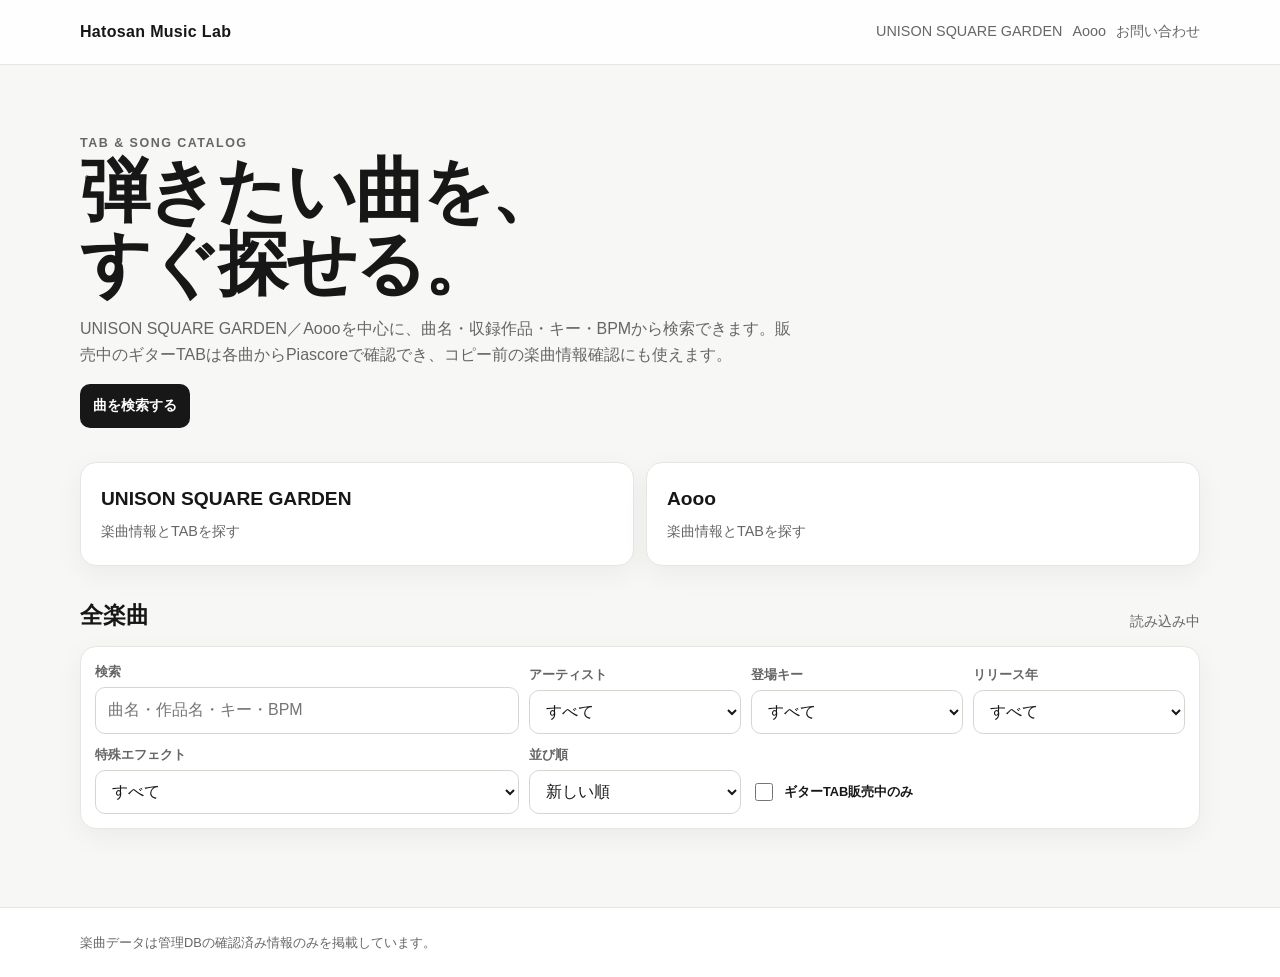
<file: index.html>
<!doctype html>
<html lang="ja">
<head>
  <meta charset="utf-8">
  <meta http-equiv="Content-Security-Policy" content="default-src 'none'; script-src 'self'; style-src 'self'; img-src 'self'; connect-src 'self'; font-src 'self'; object-src 'none'; base-uri 'none'; form-action 'none'; upgrade-insecure-requests">
  <meta name="viewport" content="width=device-width, initial-scale=1">
  <meta name="description" content="UNISON SQUARE GARDEN / Aooo を中心に、曲名・収録作品・キー・BPM・カポ・特殊エフェクトから楽曲を検索。販売中のギターTABや演奏・解説動画にもアクセスできます。">
  <link rel="canonical" href="https://hatosan-lab.github.io/music-tab-portal/">
  <meta property="og:title" content="ギターTAB・BPM・キー検索 | Hatosan Music Lab">
  <meta property="og:description" content="UNISON SQUARE GARDEN / Aooo を中心に、曲名・収録作品・キー・BPM・カポ・特殊エフェクトから楽曲を検索。販売中のギターTABや演奏・解説動画にもアクセスできます。">
  <meta property="og:url" content="https://hatosan-lab.github.io/music-tab-portal/">
  <meta property="og:type" content="website">
  <meta property="og:image" content="https://hatosan-lab.github.io/music-tab-portal/assets/ogp.png">
  <meta property="og:image:type" content="image/png">
  <meta property="og:image:width" content="1200">
  <meta property="og:image:height" content="630">
  <meta property="og:image:alt" content="ギターTAB・BPM・キー検索 — UNISON / Aooo 楽曲ポータル | Hatosan Music Lab">
  <meta name="note:card" content="summary_large_image">
  <meta name="twitter:card" content="summary_large_image">
  <meta name="twitter:title" content="ギターTAB・BPM・キー検索 | Hatosan Music Lab">
  <meta name="twitter:description" content="UNISON SQUARE GARDEN / Aooo を中心に、曲名・収録作品・キー・BPM・カポ・特殊エフェクトから楽曲を検索。販売中のギターTABや演奏・解説動画にもアクセスできます。">
  <meta name="twitter:image" content="https://hatosan-lab.github.io/music-tab-portal/assets/ogp.png">
  <meta name="twitter:image:alt" content="ギターTAB・BPM・キー検索 — UNISON / Aooo 楽曲ポータル | Hatosan Music Lab">
  <title>ギターTAB・BPM・キー検索 | Hatosan Music Lab</title>
  <link rel="stylesheet" href="assets/styles.css">
</head>
<body data-data-url="data/songs.json" data-capo-url="data/unison-capo.json" data-aooo-capo-url="data/aooo-capo.json">
  <header class="site-header">
    <div class="header-inner">
      <a class="brand" href="./">Hatosan Music Lab</a>
      <nav class="top-nav" aria-label="メインナビゲーション">
        <a href="tabs/unison/">UNISON SQUARE GARDEN</a>
        <a href="tabs/aooo/">Aooo</a>
        <a href="https://teal-freighter-656.notion.site/83170d19670b42d9b829fac219ff3265?pvs=105" target="_blank" rel="noopener noreferrer">お問い合わせ</a>
      </nav>
    </div>
  </header>
  <main>
    <section class="hero">
      <p class="eyebrow">TAB & SONG CATALOG</p>
      <h1>弾きたい曲を、<br>すぐ探せる。</h1>
      <p>UNISON SQUARE GARDEN／Aoooを中心に、曲名・収録作品・キー・BPMから検索できます。販売中のギターTABは各曲からPiascoreで確認でき、コピー前の楽曲情報確認にも使えます。</p>
      <div class="actions"><a class="button" href="#catalog">曲を検索する</a></div>
    </section>
    <section class="focus-links" aria-label="主要アーティスト">
      <a class="focus-card" href="tabs/unison/">
        <strong>UNISON SQUARE GARDEN</strong>
        <span>楽曲情報とTABを探す</span>
      </a>
      <a class="focus-card" href="tabs/aooo/">
        <strong>Aooo</strong>
        <span>楽曲情報とTABを探す</span>
      </a>
    </section>
    <section class="catalog" id="catalog">
      <div class="catalog-heading">
        <h2>全楽曲</h2>
        <p id="resultCount" class="result-count" aria-live="polite">読み込み中</p>
      </div>
      <div class="filters" aria-label="楽曲の絞り込み">
        <div class="field">
          <label for="searchInput">検索</label>
          <input id="searchInput" type="search" placeholder="曲名・作品名・キー・BPM" autocomplete="off">
        </div>
        <div class="field">
          <label for="artistFilter">アーティスト</label>
          <select id="artistFilter"><option value="">すべて</option></select>
        </div>
        <div class="field">
          <label for="keyFilter">登場キー</label>
          <select id="keyFilter"><option value="">すべて</option></select>
        </div>
        <div class="field">
          <label for="yearFilter">リリース年</label>
          <select id="yearFilter"><option value="">すべて</option></select>
        </div>
        <div class="field">
          <label for="effectFilter">特殊エフェクト</label>
          <select id="effectFilter"><option value="">すべて</option></select>
        </div>
        <div class="field">
          <label for="sortSelect">並び順</label>
          <select id="sortSelect">
            <option value="year-desc">新しい順</option>
            <option value="title">曲名順</option>
            <option value="bpm">BPM順</option>
          </select>
        </div>
        <div class="checkbox-field">
          <label class="checkbox-label"><input id="tabOnly" type="checkbox">ギターTAB販売中のみ</label>
        </div>
      </div>
      <div id="songGrid" class="song-grid" aria-live="polite"></div>
    </section>
  </main>
  <footer class="site-footer">
    <div class="footer-inner">楽曲データは管理DBの確認済み情報のみを掲載しています。</div>
  </footer>
  <script src="assets/app.js?v=20261015-security1" defer></script>
</body>
</html>
</file>
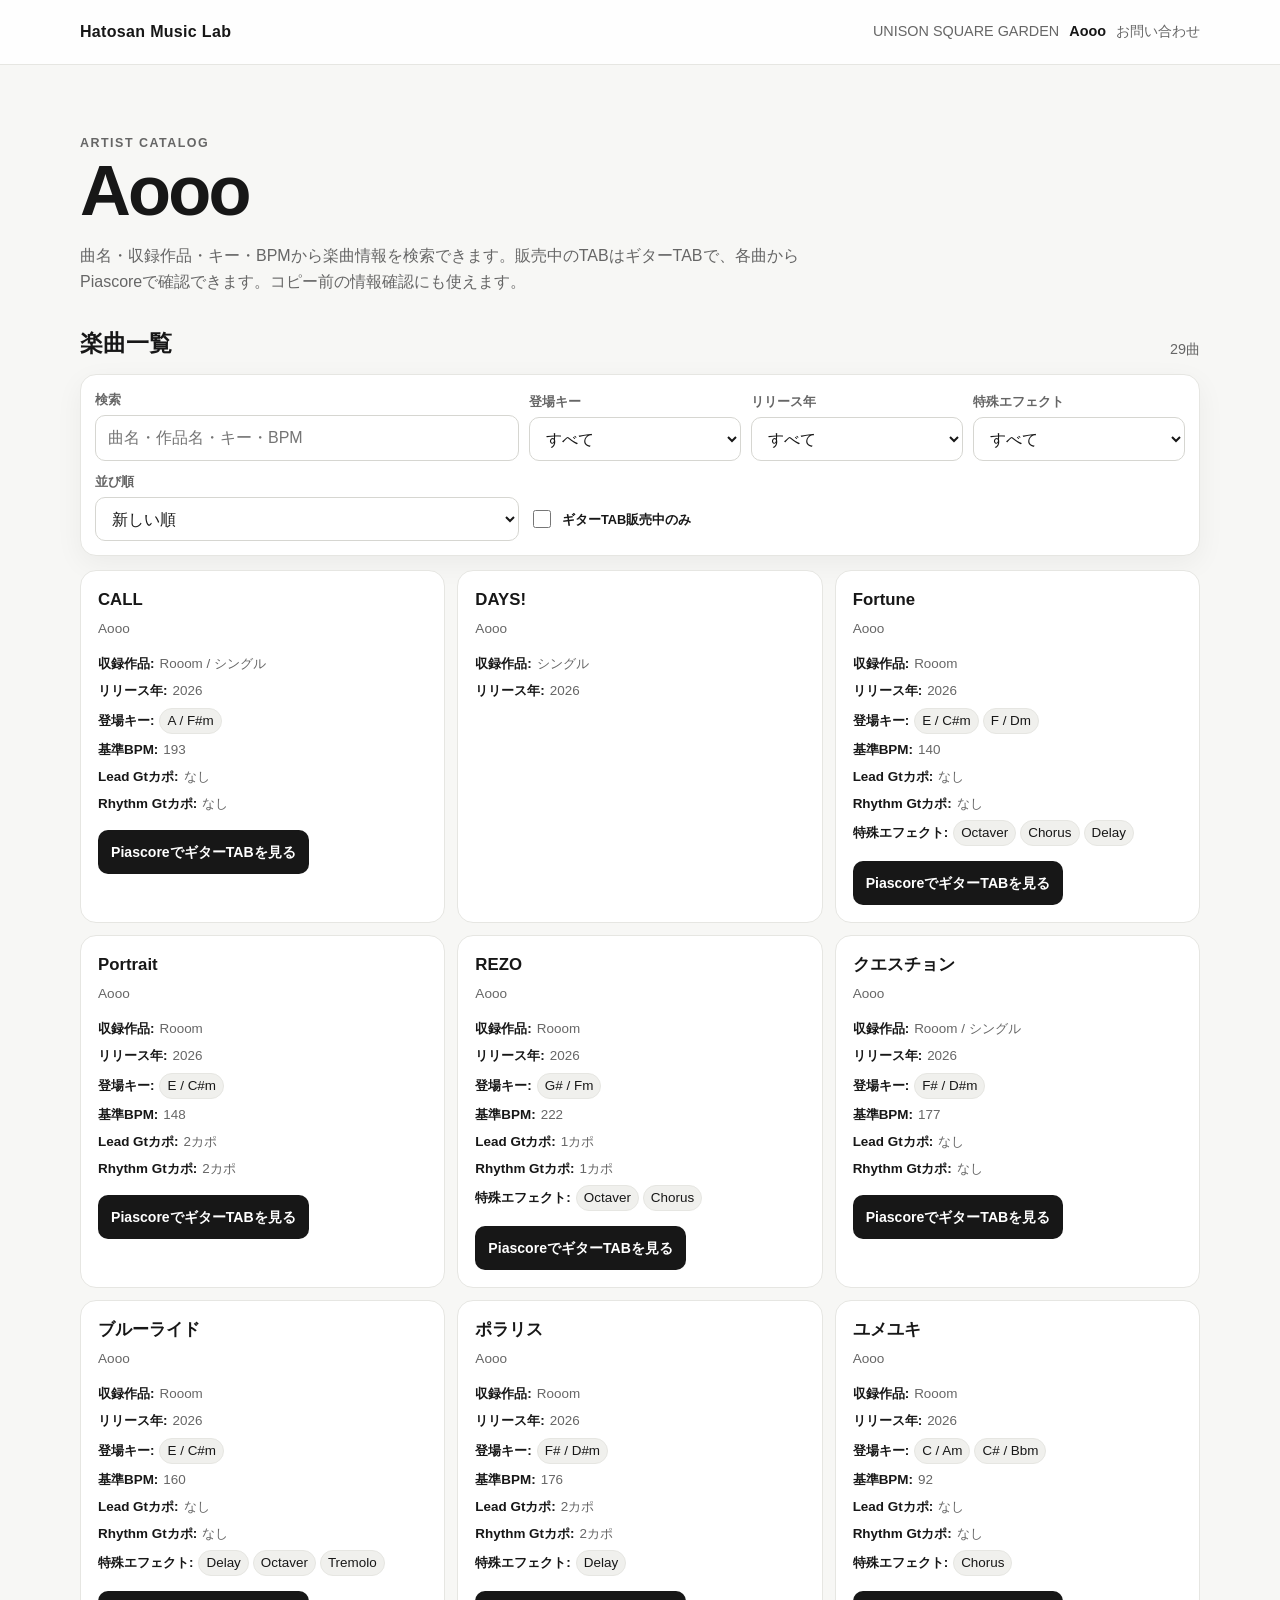
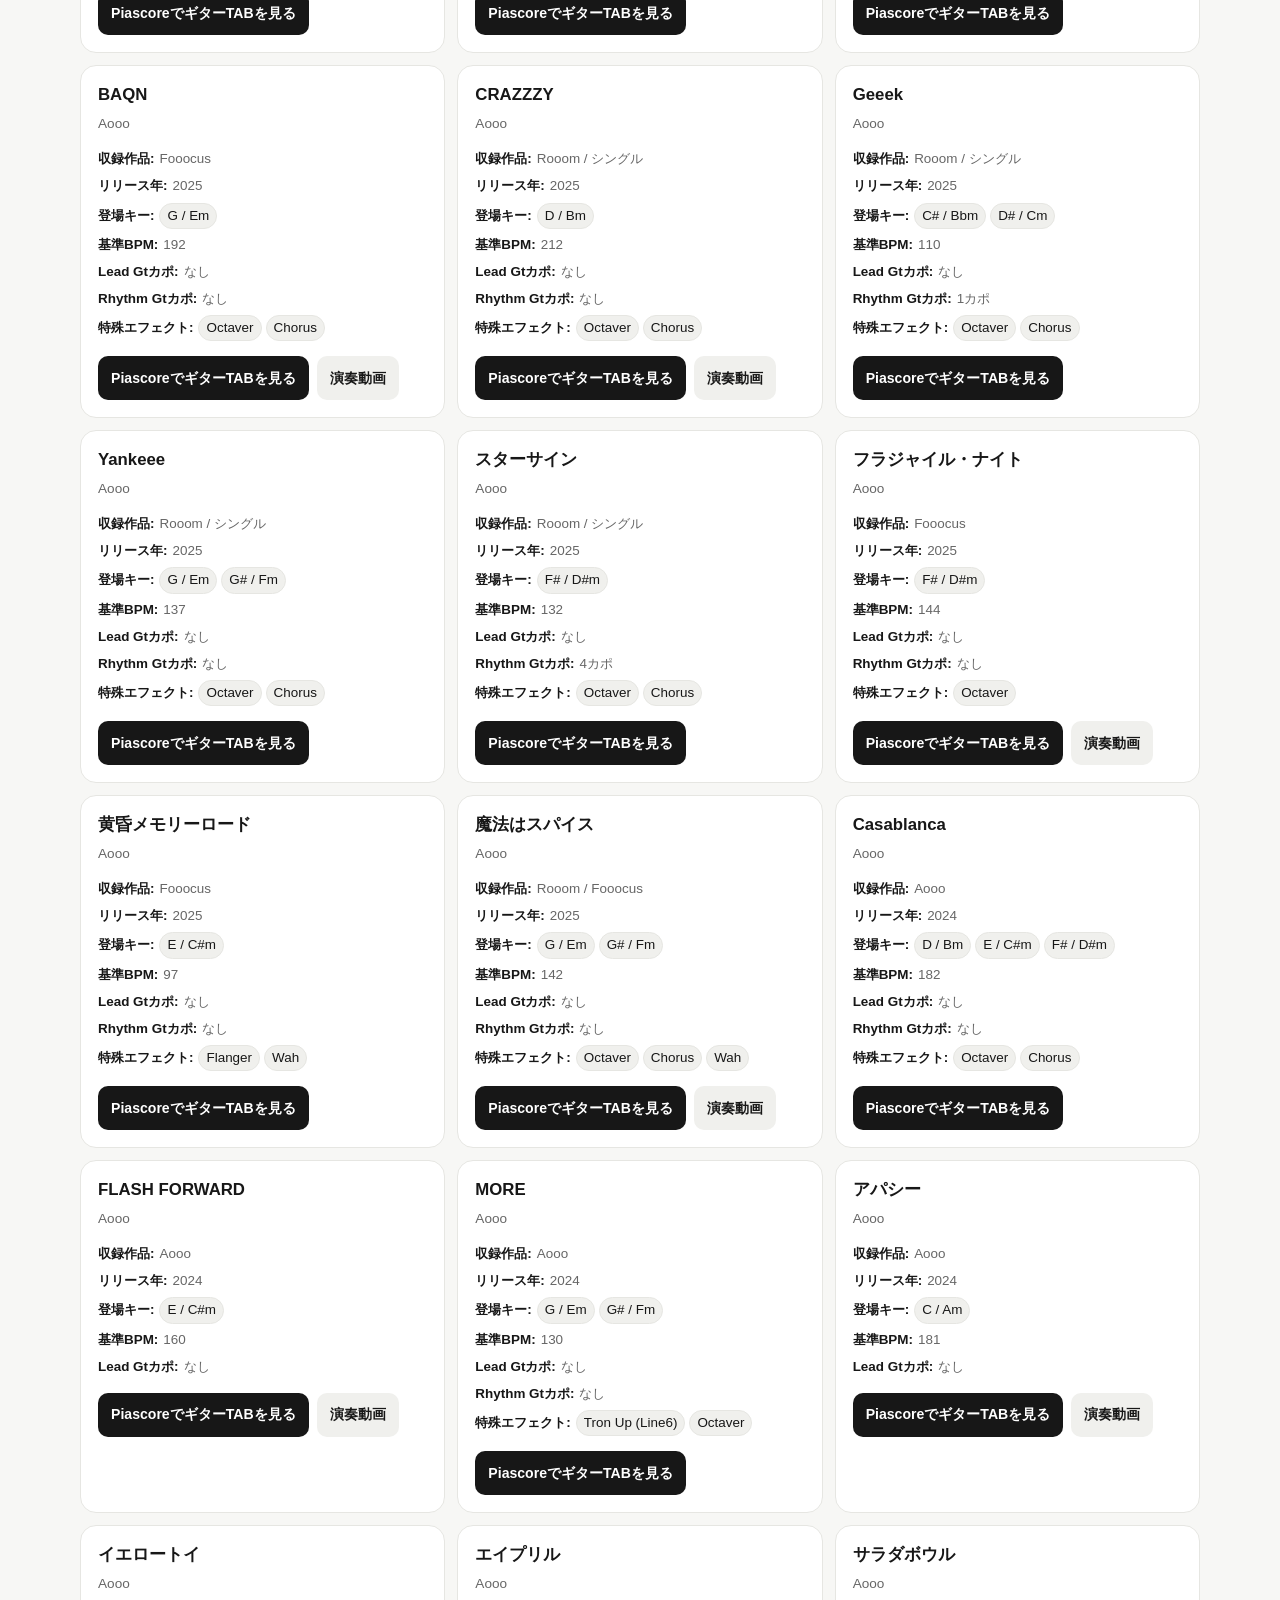
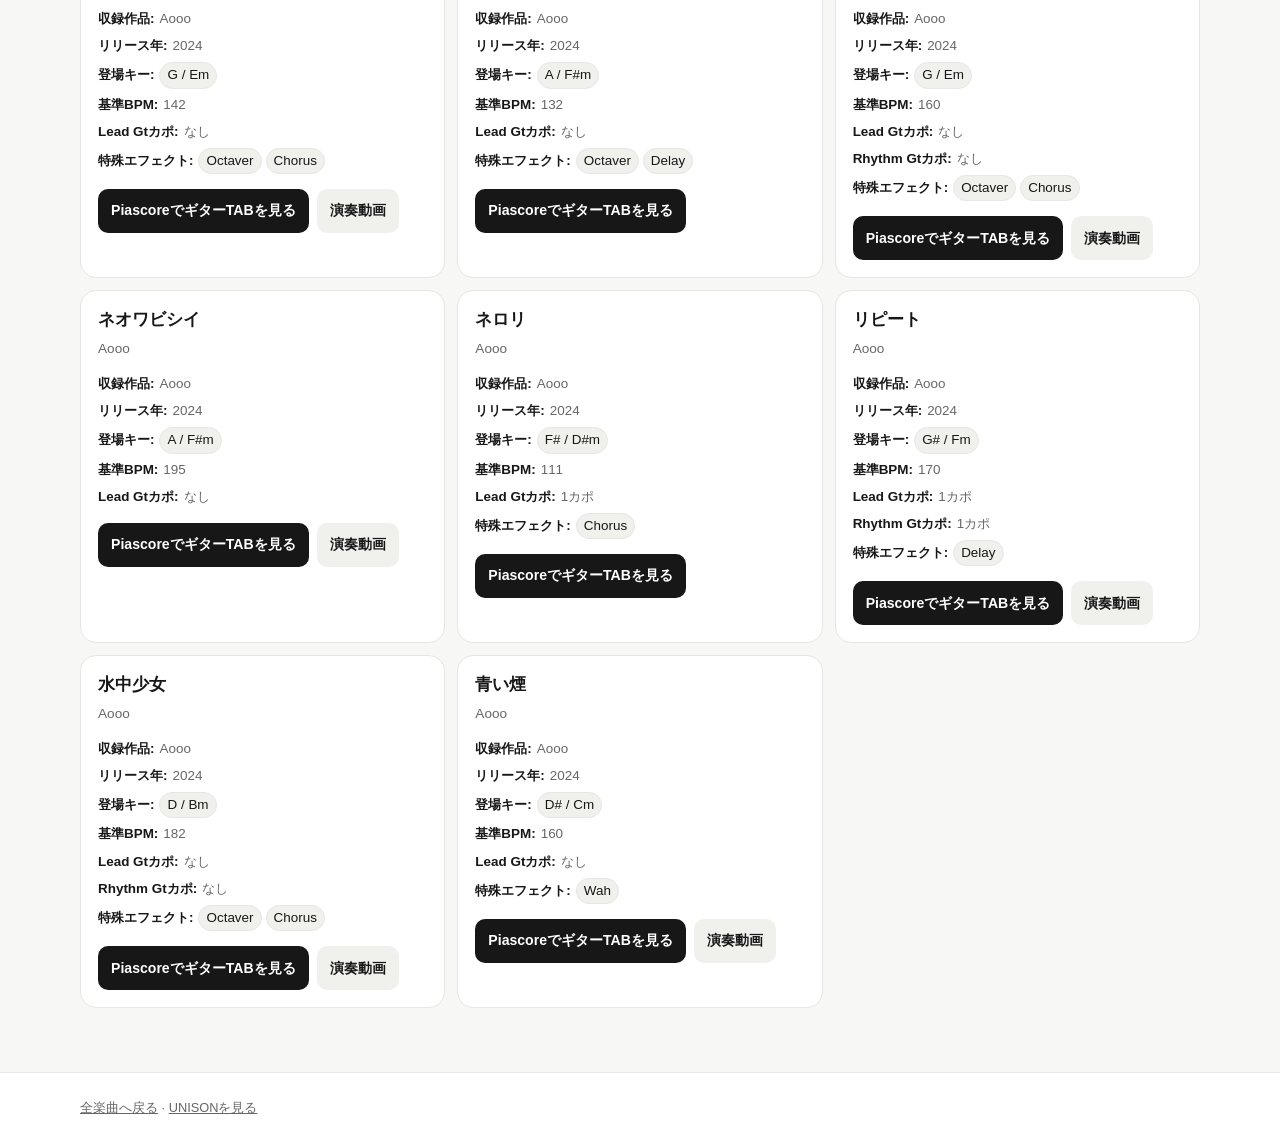
<file: tabs/aooo/index.html>
<!doctype html>
<html lang="ja">
<head>
  <meta charset="utf-8">
  <meta http-equiv="Content-Security-Policy" content="default-src 'none'; script-src 'self'; style-src 'self'; img-src 'self'; connect-src 'self'; font-src 'self'; object-src 'none'; base-uri 'none'; form-action 'none'; upgrade-insecure-requests">
  <meta name="viewport" content="width=device-width, initial-scale=1">
  <meta name="description" content="Aoooの曲名・収録作品・キー・BPMを検索できます。販売中のギターTABはPiascoreで確認できます。">
  <link rel="canonical" href="https://hatosan-lab.github.io/music-tab-portal/tabs/aooo/">
  <meta property="og:title" content="Aooo ギターTAB・BPM・キー一覧 | Hatosan Music Lab">
  <meta property="og:description" content="Aoooの曲名・収録作品・キー・BPMを検索できます。販売中のギターTABはPiascoreで確認できます。">
  <meta property="og:url" content="https://hatosan-lab.github.io/music-tab-portal/tabs/aooo/">
  <meta property="og:type" content="website">
  <meta property="og:image" content="https://hatosan-lab.github.io/music-tab-portal/assets/ogp.png">
  <meta property="og:image:type" content="image/png">
  <meta property="og:image:width" content="1200">
  <meta property="og:image:height" content="630">
  <meta property="og:image:alt" content="ギターTAB・BPM・キー検索 — UNISON / Aooo 楽曲ポータル | Hatosan Music Lab">
  <meta name="note:card" content="summary_large_image">
  <meta name="twitter:card" content="summary_large_image">
  <meta name="twitter:title" content="Aooo ギターTAB・BPM・キー一覧 | Hatosan Music Lab">
  <meta name="twitter:description" content="Aoooの曲名・収録作品・キー・BPMを検索できます。販売中のギターTABはPiascoreで確認できます。">
  <meta name="twitter:image" content="https://hatosan-lab.github.io/music-tab-portal/assets/ogp.png">
  <meta name="twitter:image:alt" content="ギターTAB・BPM・キー検索 — UNISON / Aooo 楽曲ポータル | Hatosan Music Lab">
  <title>Aooo ギターTAB・BPM・キー一覧 | Hatosan Music Lab</title>
  <link rel="stylesheet" href="../../assets/styles.css">
</head>
<body data-data-url="../../data/songs.json" data-aooo-capo-url="../../data/aooo-capo.json" data-artist="Aooo">
  <header class="site-header">
    <div class="header-inner">
      <a class="brand" href="../../">Hatosan Music Lab</a>
      <nav class="top-nav" aria-label="メインナビゲーション">
        <a href="../unison/">UNISON SQUARE GARDEN</a>
        <a href="../aooo/" aria-current="page">Aooo</a>
        <a href="https://teal-freighter-656.notion.site/83170d19670b42d9b829fac219ff3265?pvs=105" target="_blank" rel="noopener noreferrer">お問い合わせ</a>
      </nav>
    </div>
  </header>
  <main>
    <section class="hero">
      <p class="eyebrow">ARTIST CATALOG</p>
      <h1>Aooo</h1>
      <p>曲名・収録作品・キー・BPMから楽曲情報を検索できます。販売中のTABはギターTABで、各曲からPiascoreで確認できます。コピー前の情報確認にも使えます。</p>
    </section>
    <section class="catalog">
      <div class="catalog-heading">
        <h2>楽曲一覧</h2>
        <p id="resultCount" class="result-count" aria-live="polite">読み込み中</p>
      </div>
      <div class="filters" aria-label="楽曲の絞り込み">
        <div class="field">
          <label for="searchInput">検索</label>
          <input id="searchInput" type="search" placeholder="曲名・作品名・キー・BPM" autocomplete="off">
        </div>
        <div class="field">
          <label for="keyFilter">登場キー</label>
          <select id="keyFilter"><option value="">すべて</option></select>
        </div>
        <div class="field">
          <label for="yearFilter">リリース年</label>
          <select id="yearFilter"><option value="">すべて</option></select>
        </div>
        <div class="field">
          <label for="effectFilter">特殊エフェクト</label>
          <select id="effectFilter"><option value="">すべて</option></select>
        </div>
        <div class="field">
          <label for="sortSelect">並び順</label>
          <select id="sortSelect">
            <option value="year-desc">新しい順</option>
            <option value="title">曲名順</option>
            <option value="bpm">BPM順</option>
          </select>
        </div>
        <div class="checkbox-field">
          <label class="checkbox-label"><input id="tabOnly" type="checkbox">ギターTAB販売中のみ</label>
        </div>
      </div>
      <div id="songGrid" class="song-grid" aria-live="polite"></div>
    </section>
  </main>
  <footer class="site-footer">
    <div class="footer-inner"><a href="../../">全楽曲へ戻る</a> · <a href="../unison/">UNISONを見る</a></div>
  </footer>
  <script src="../../assets/app.js?v=20261015-security1" defer></script>
</body>
</html>
</file>
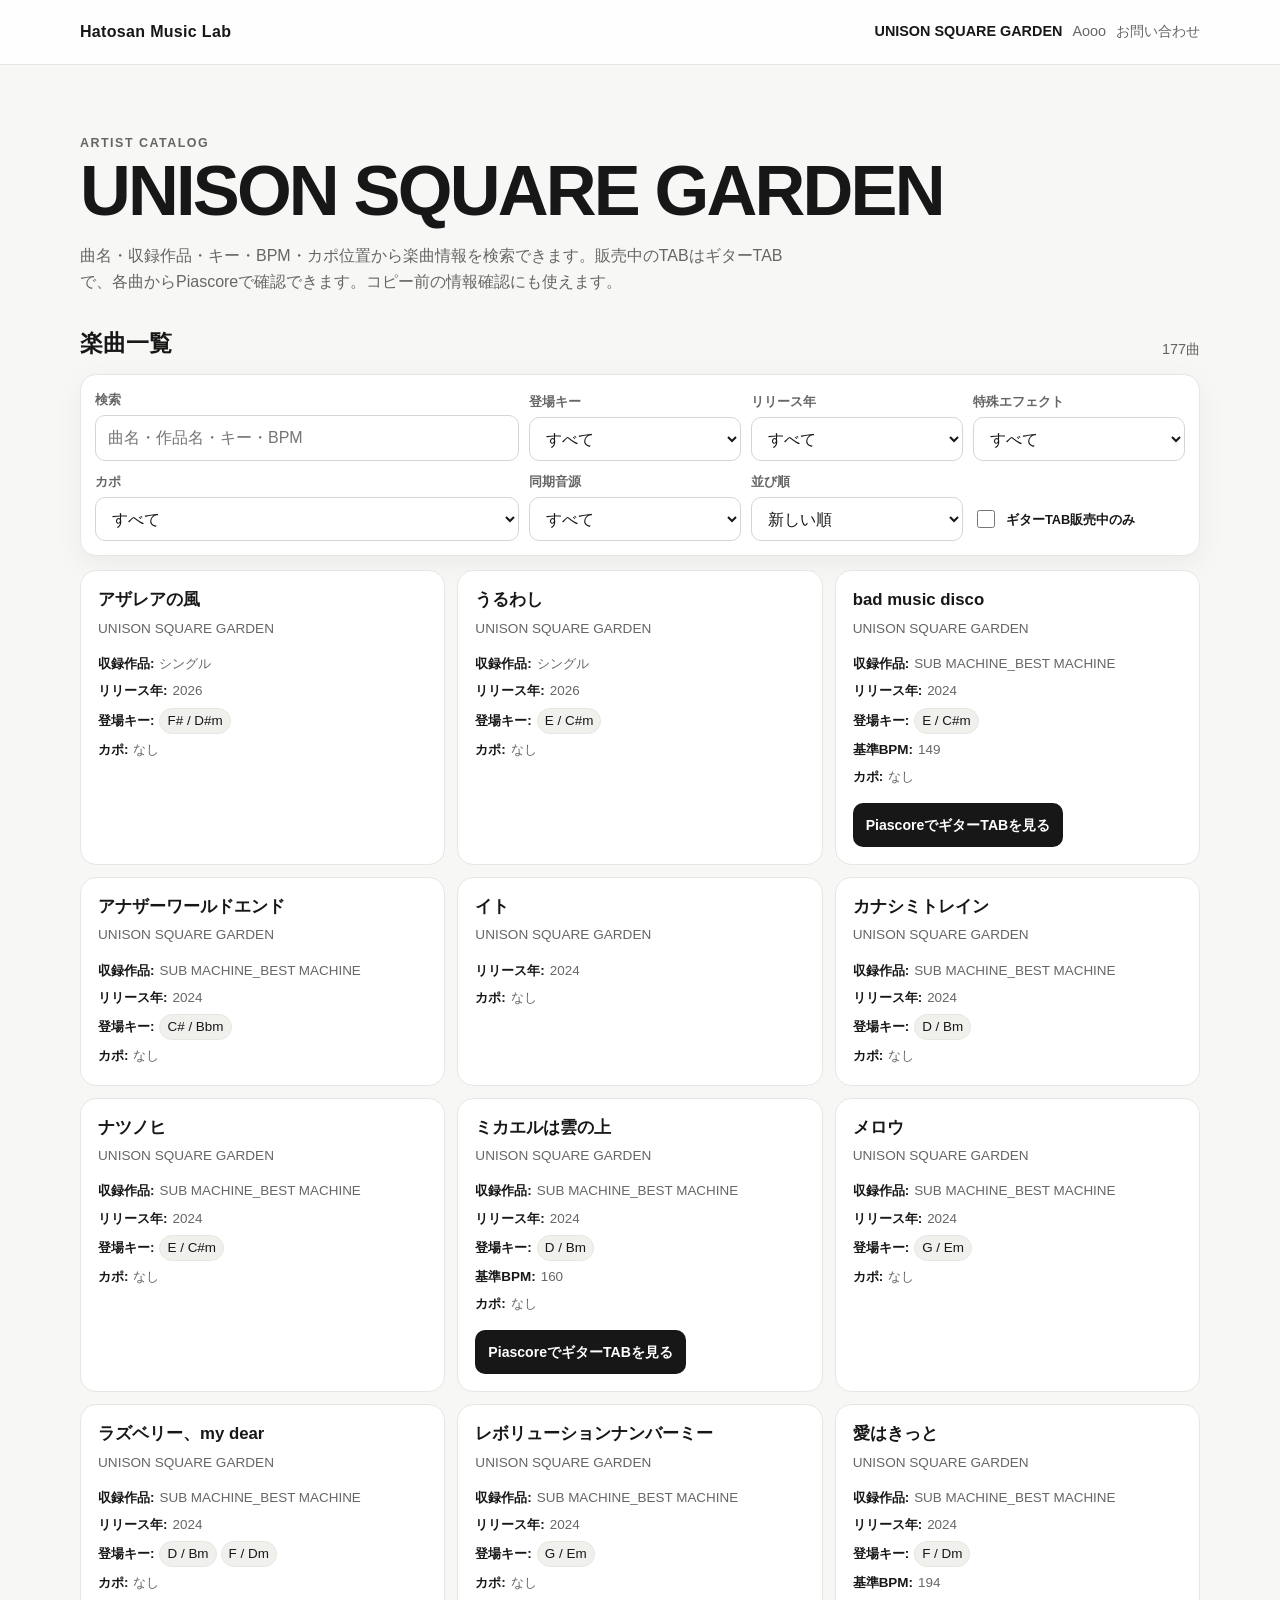
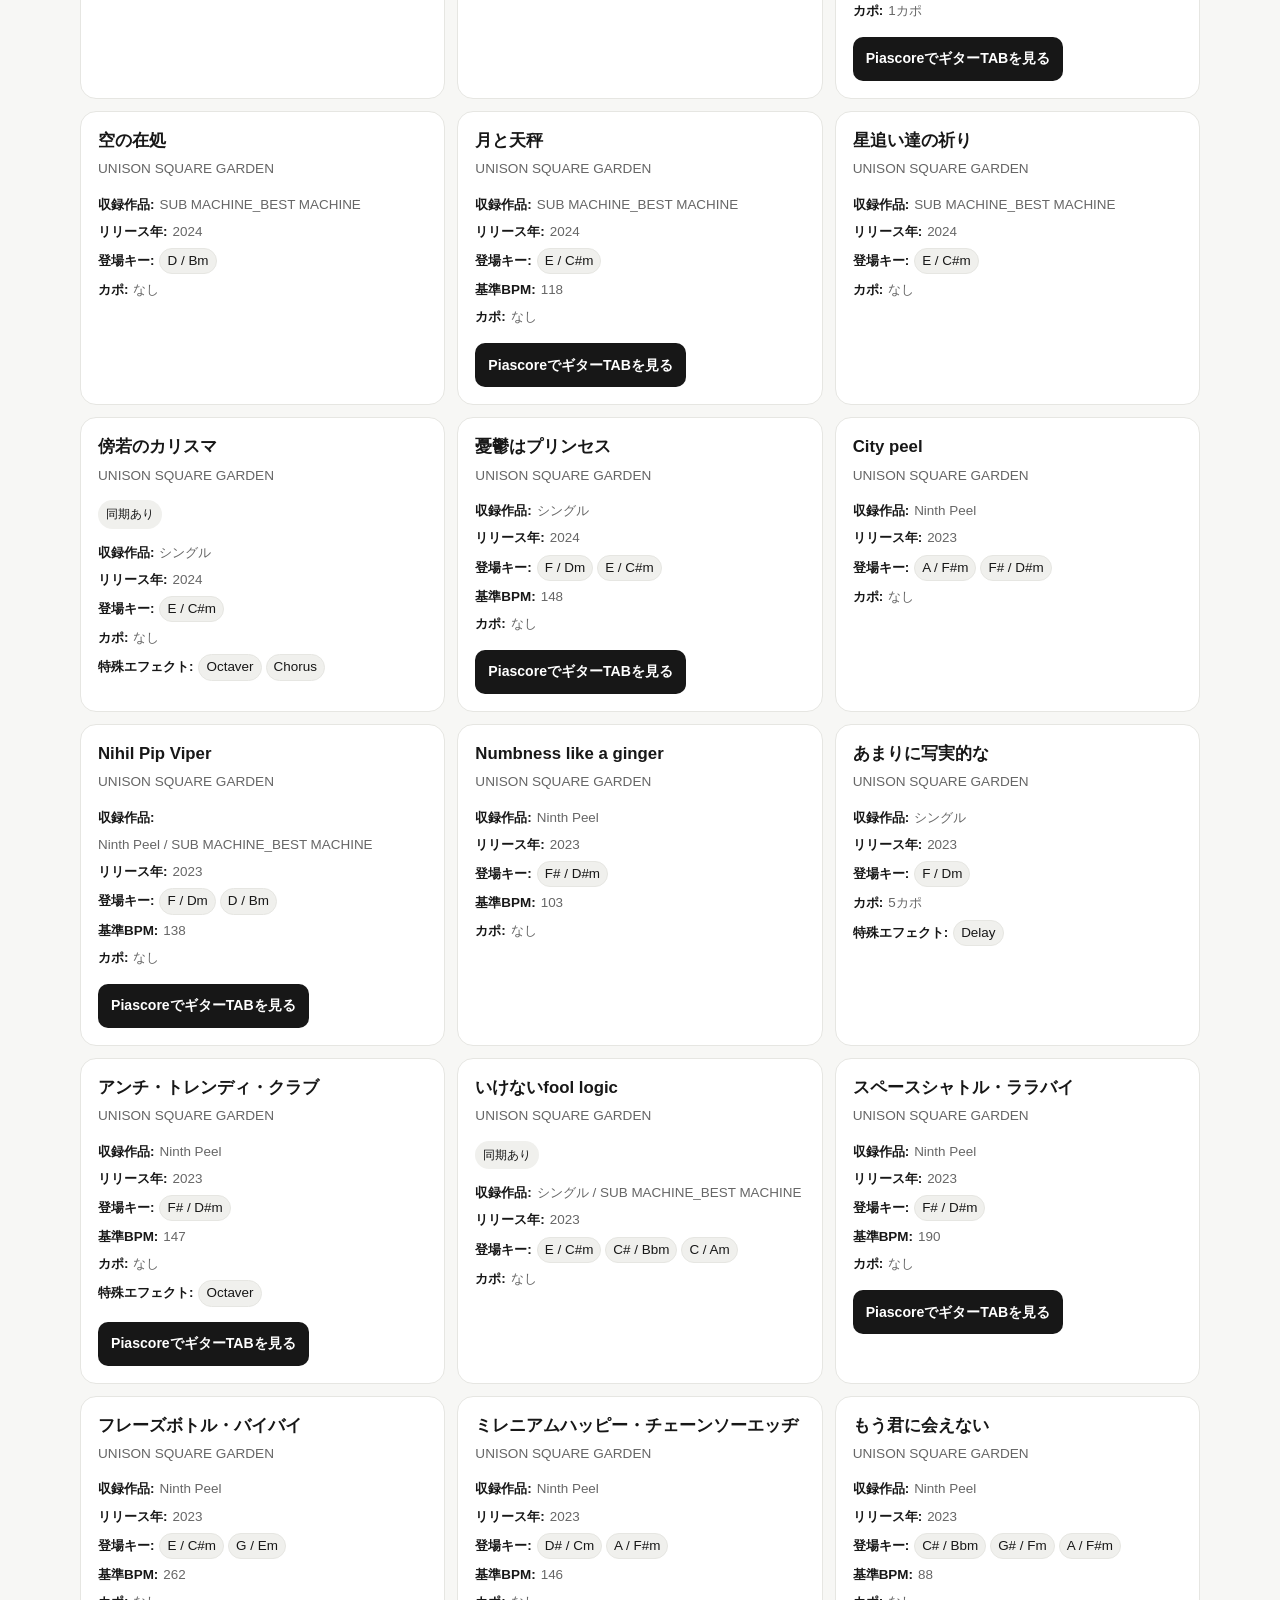
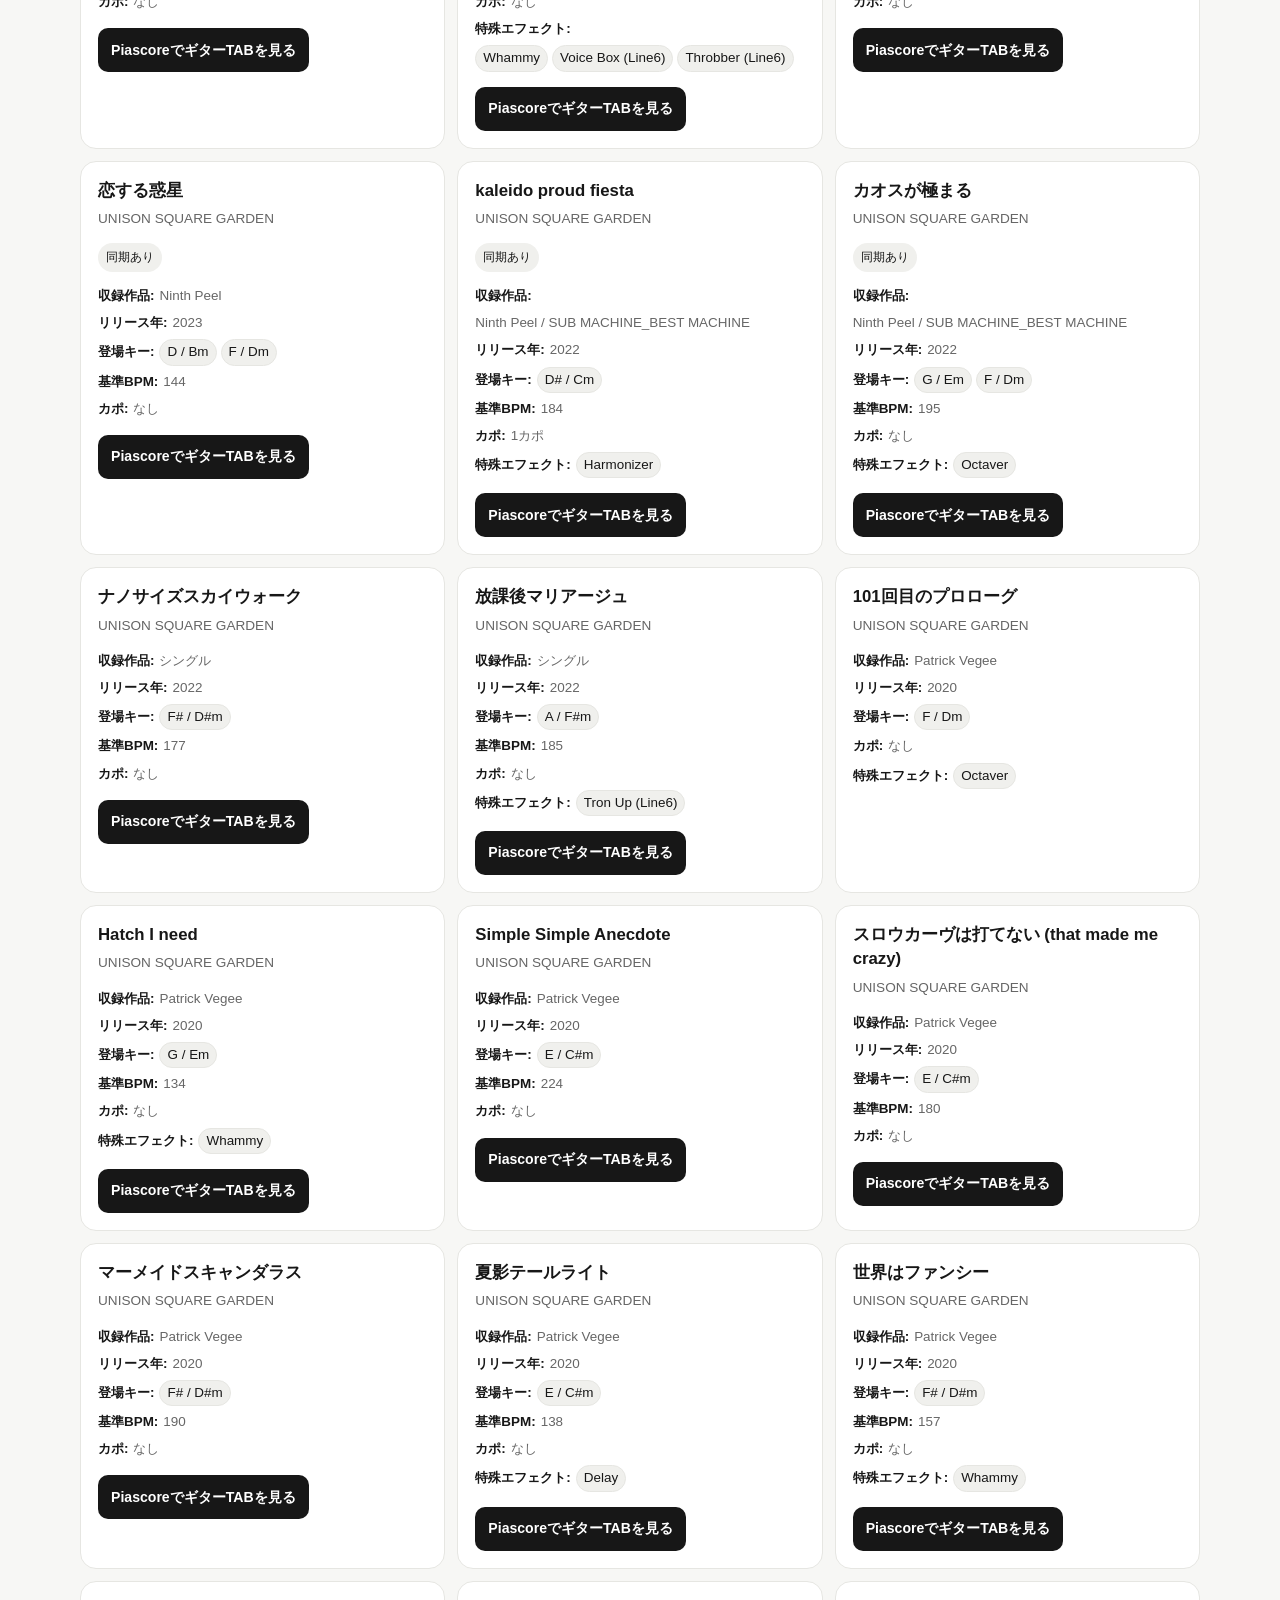
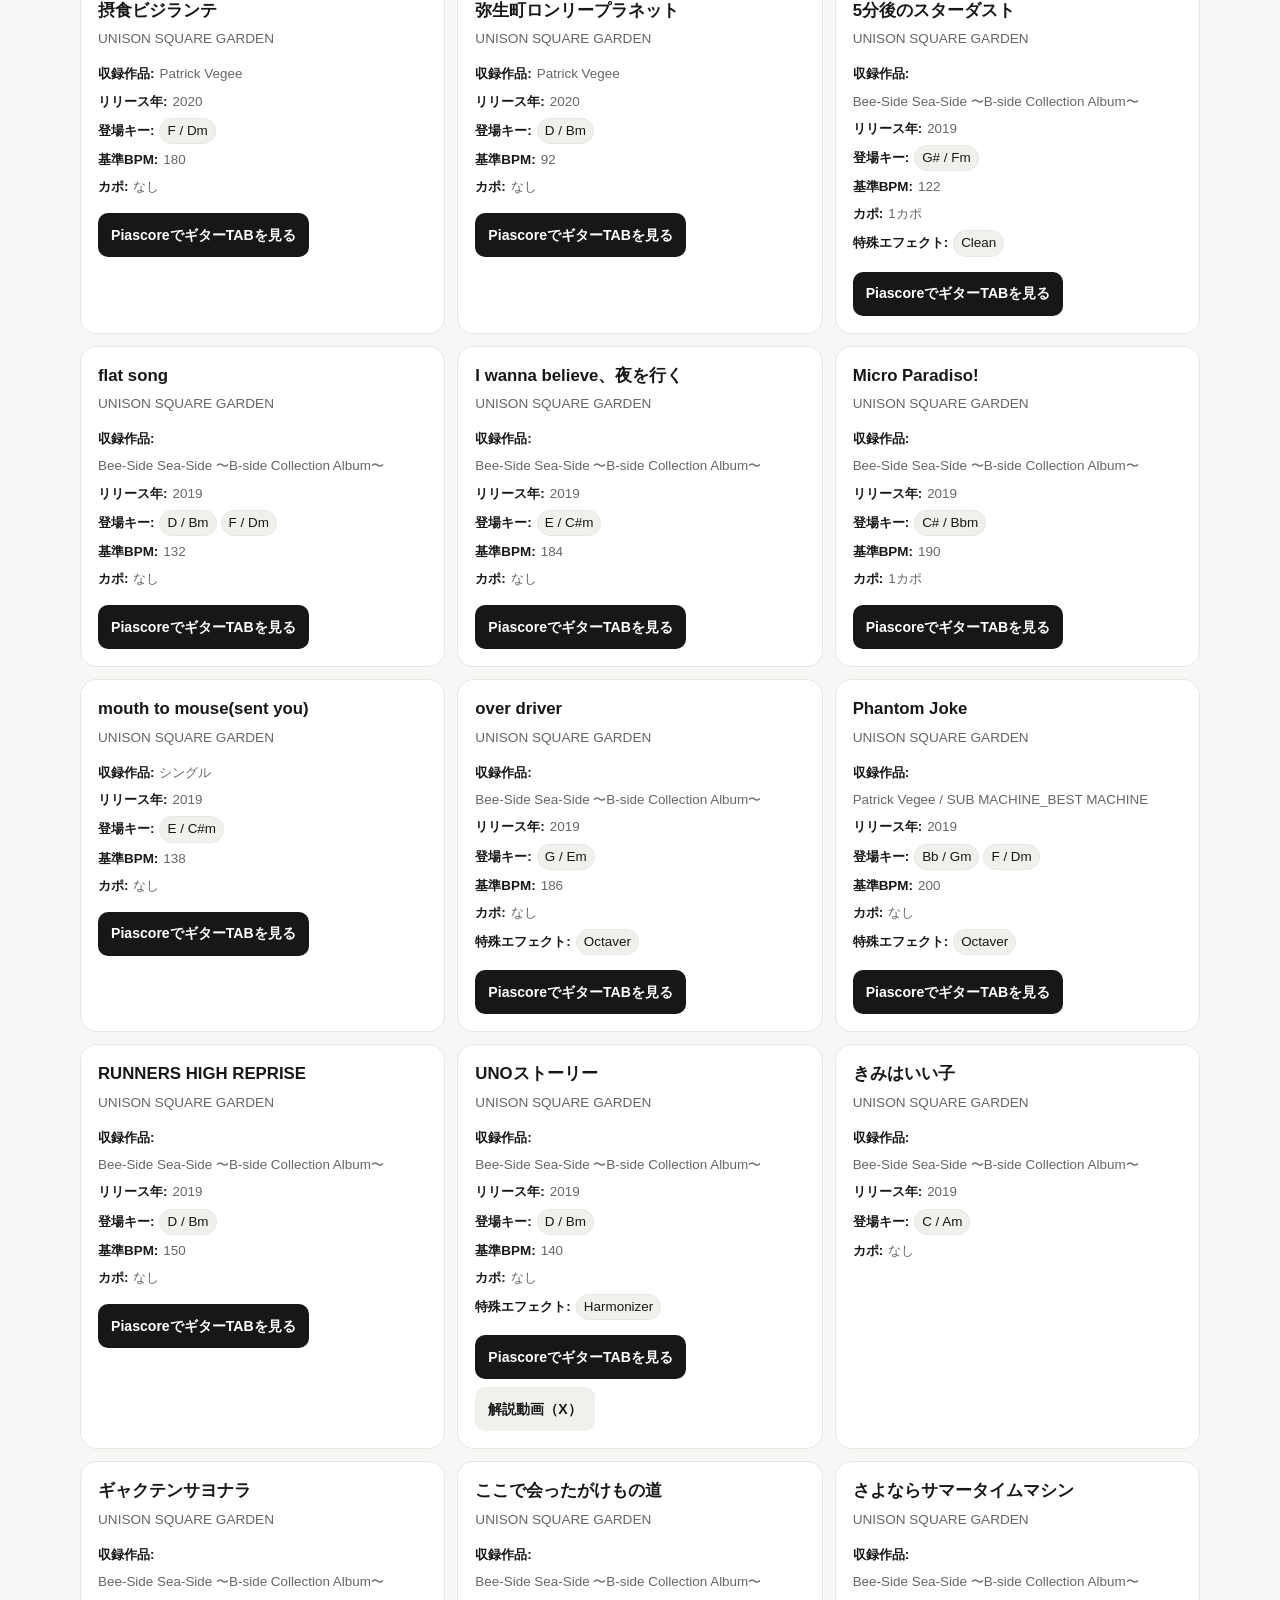
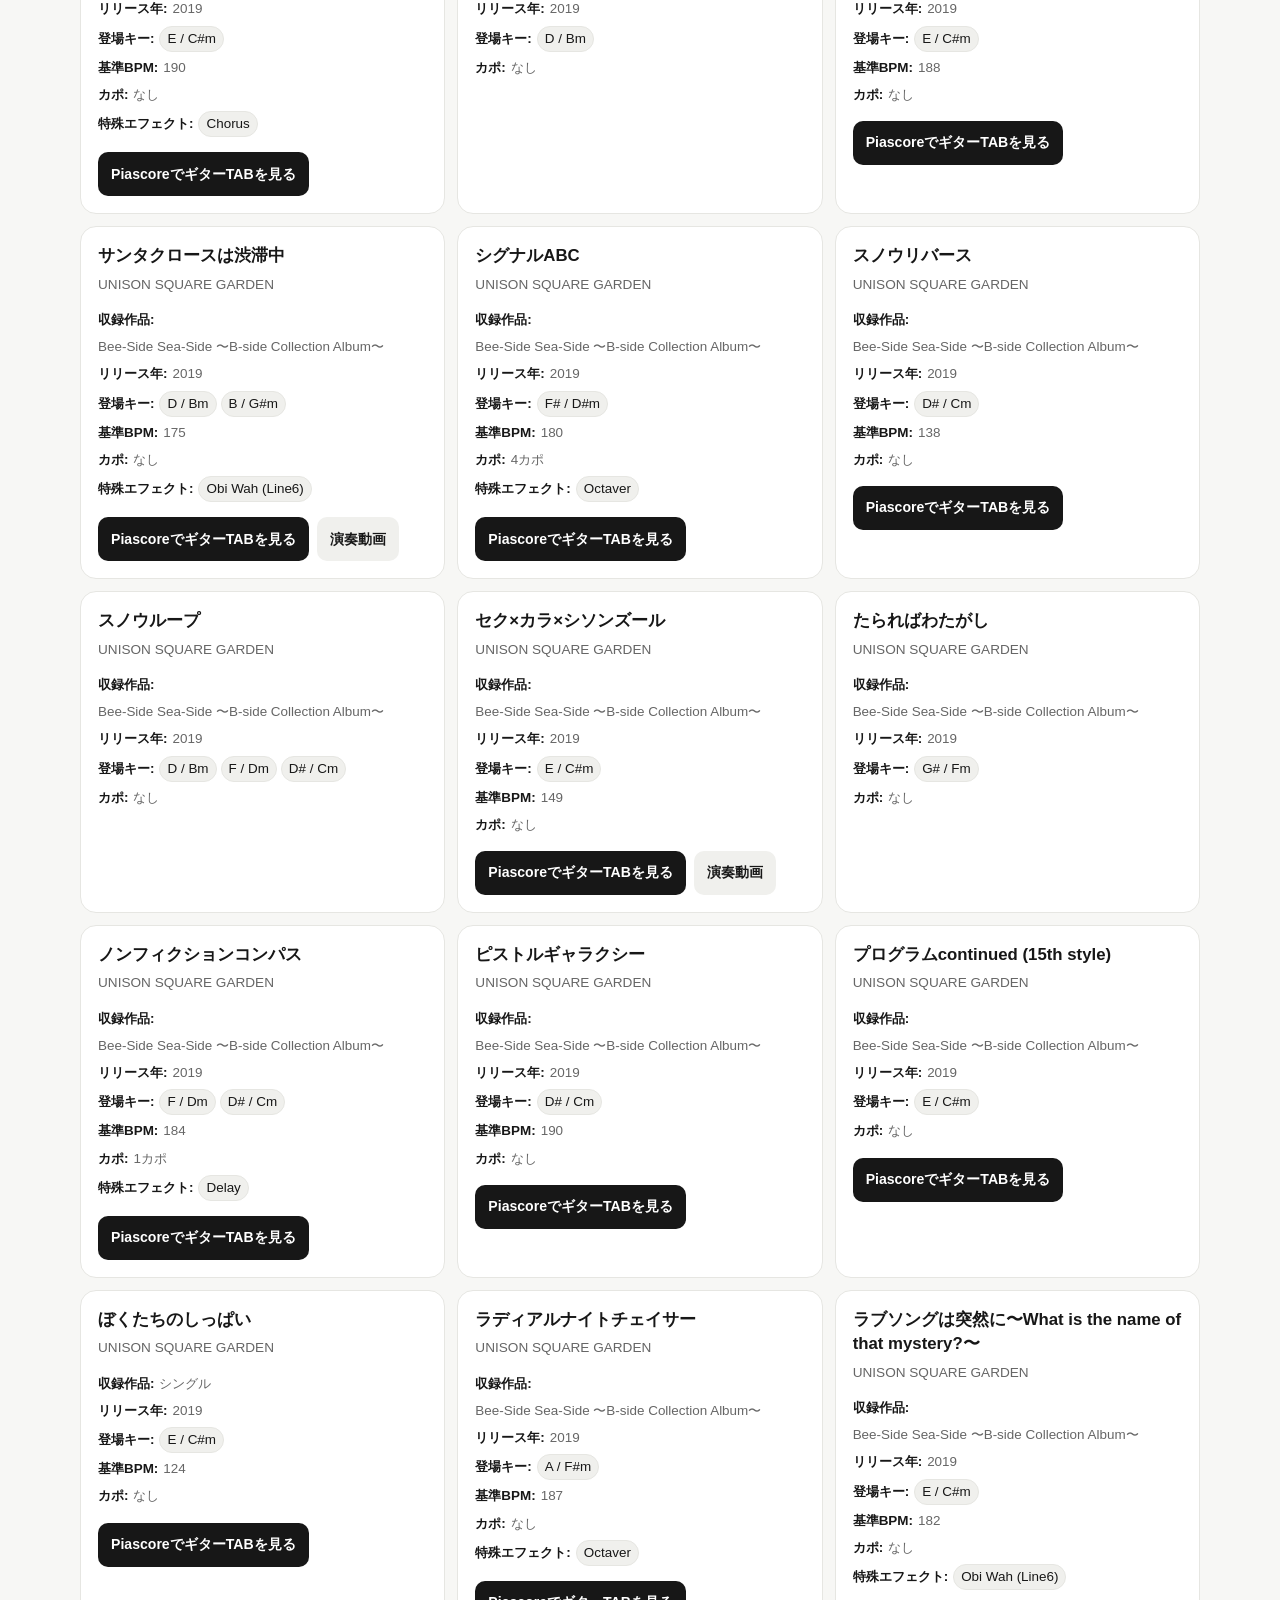
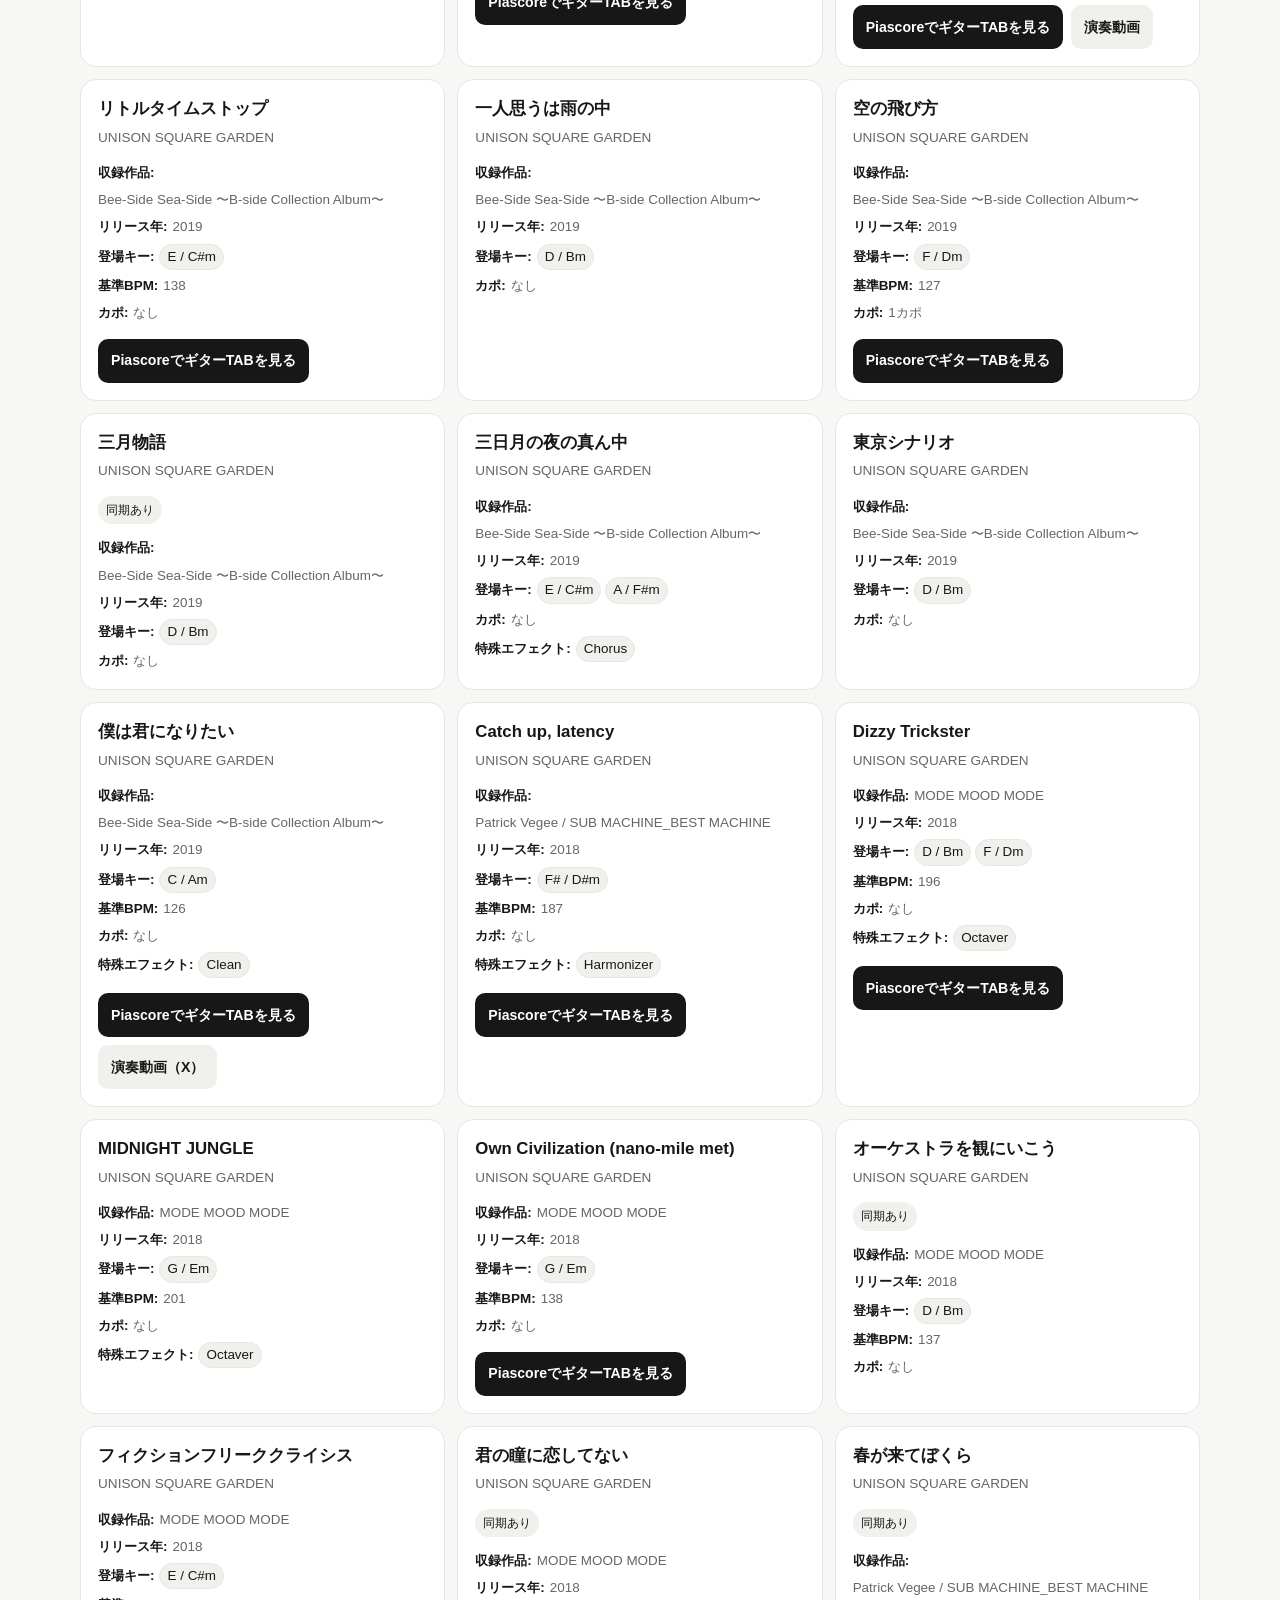
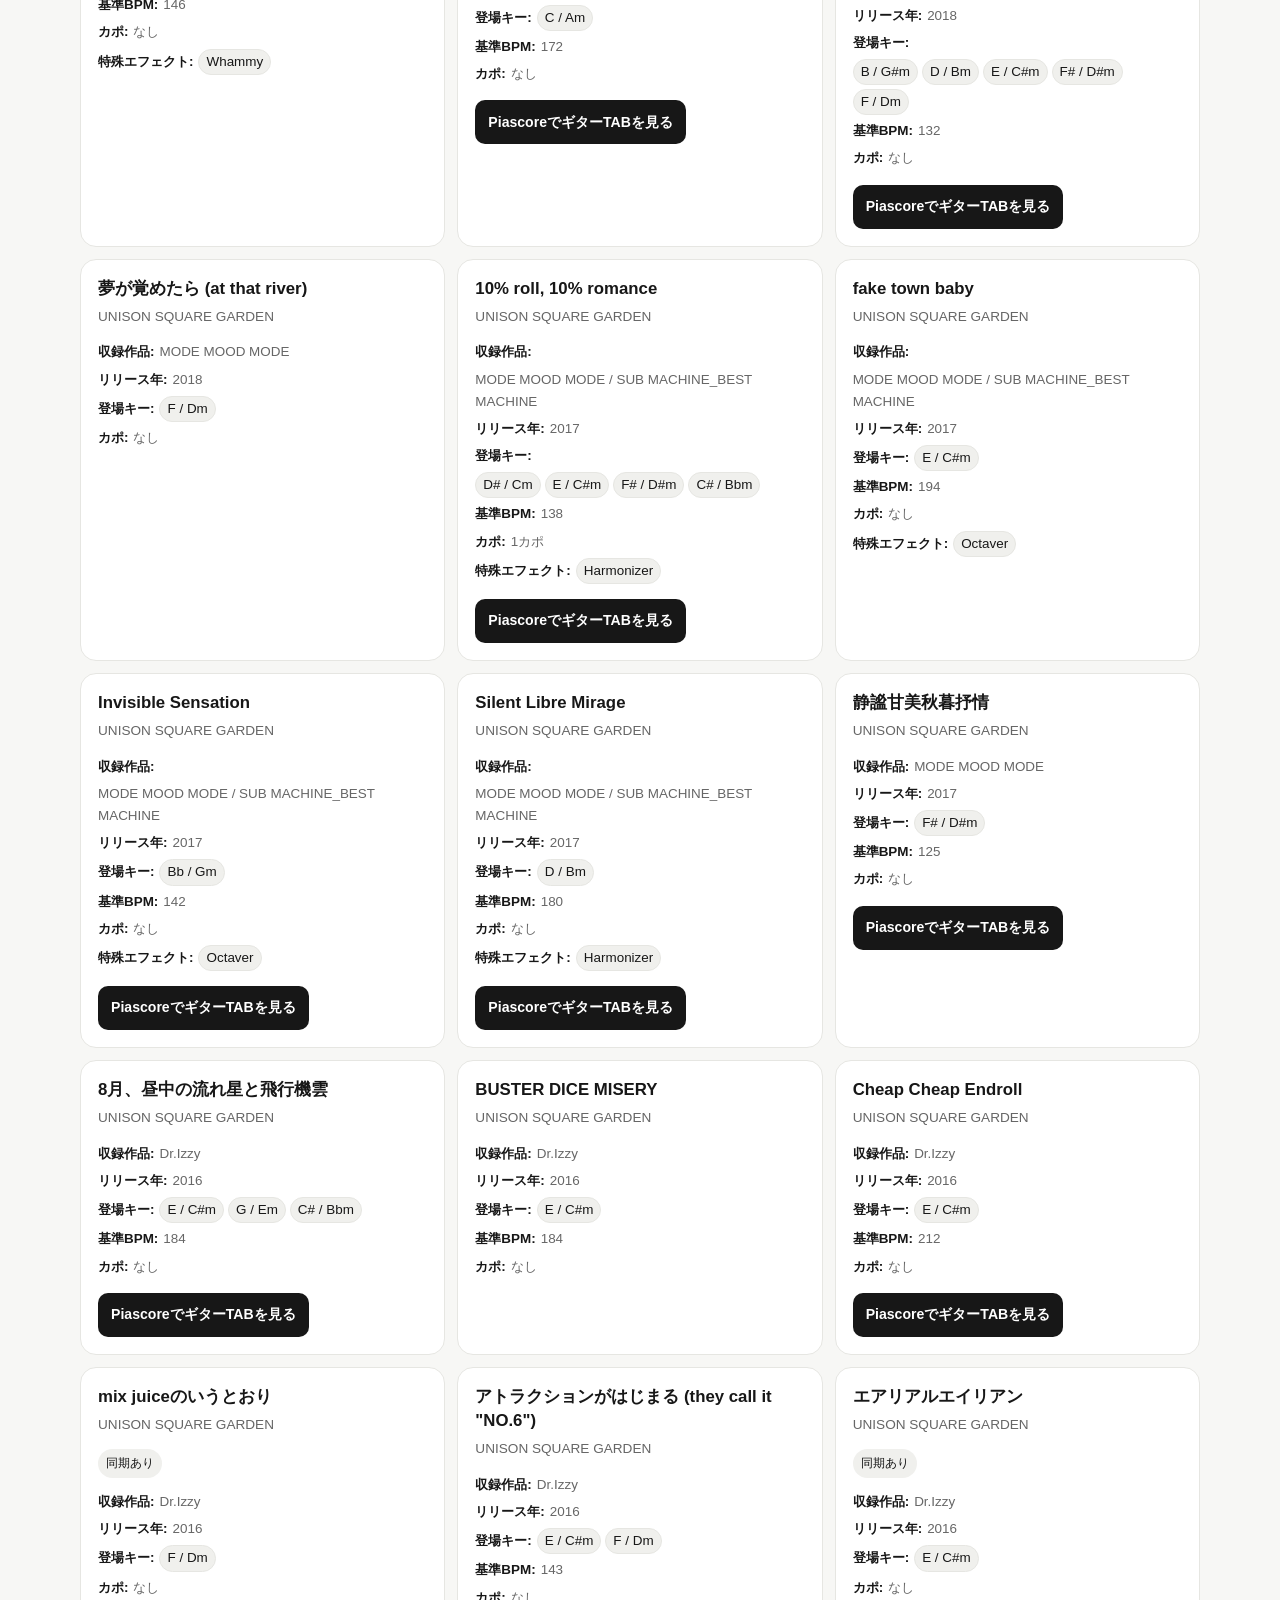
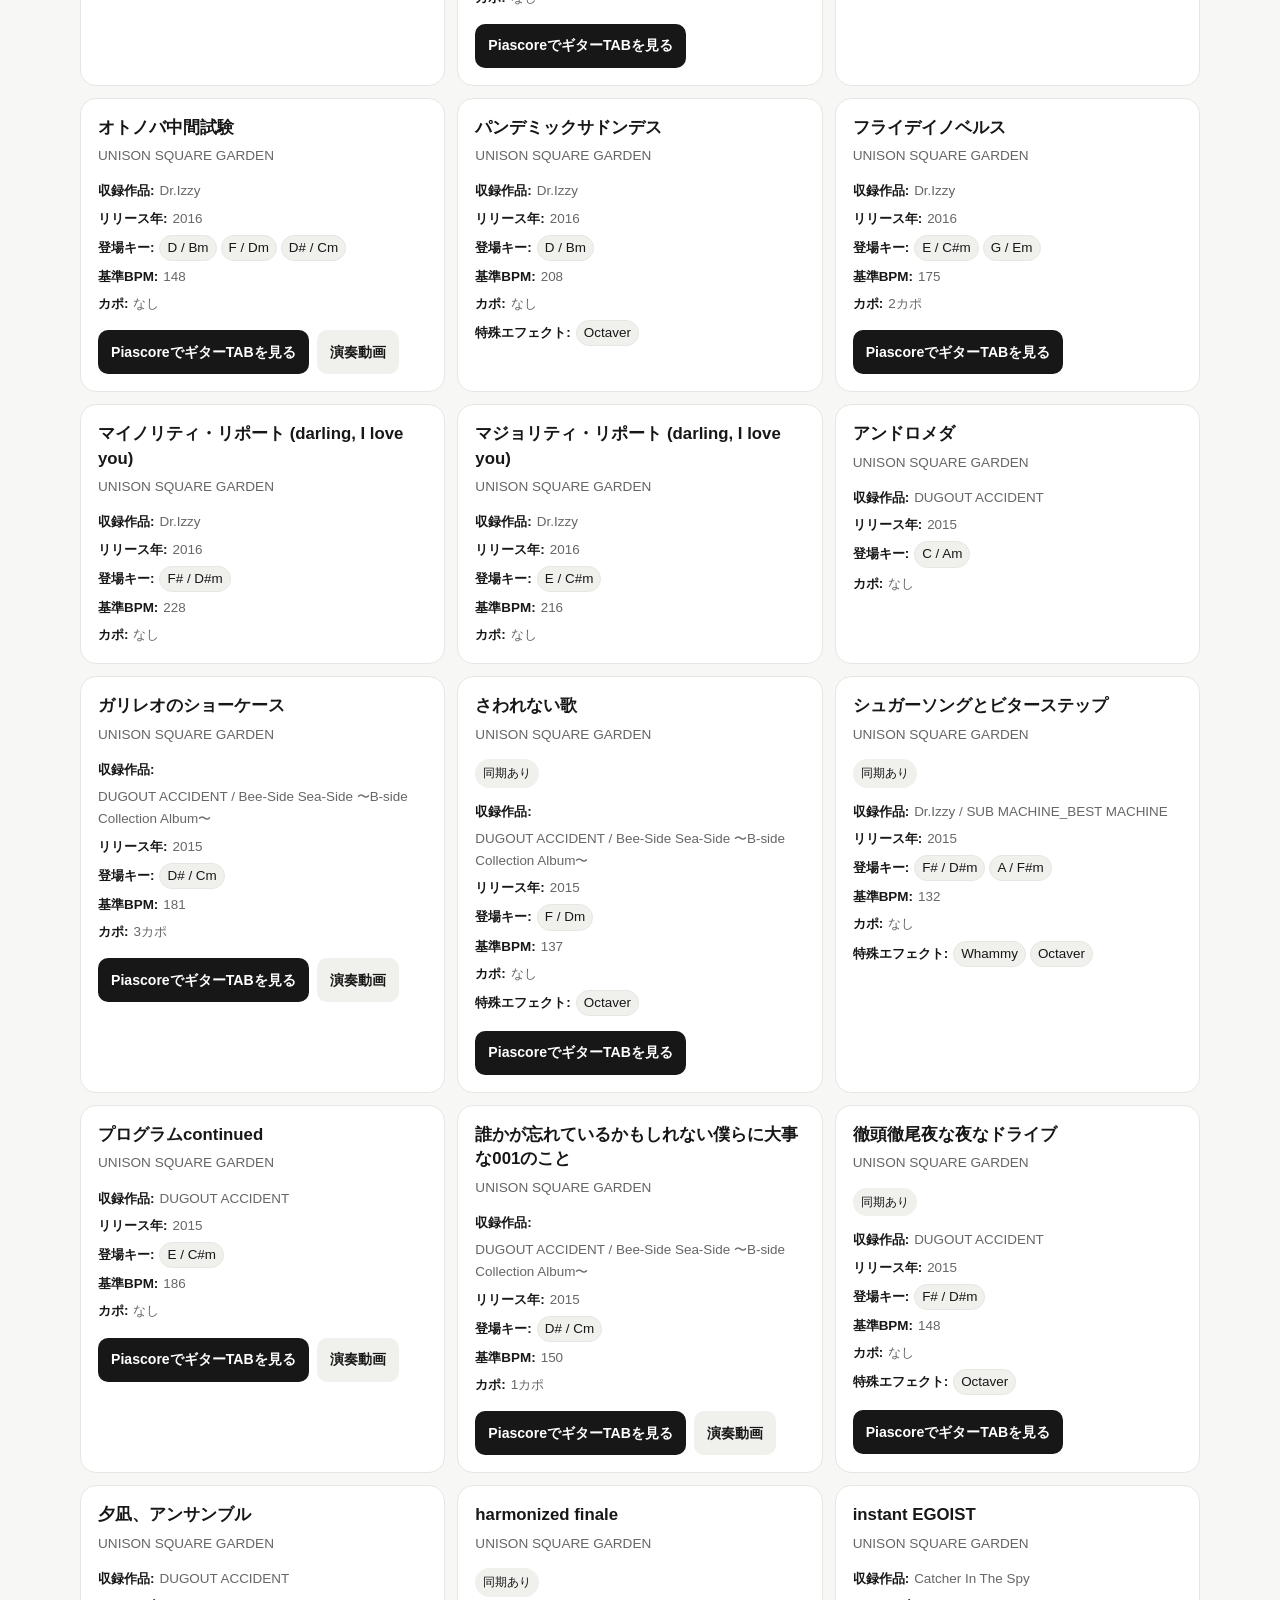
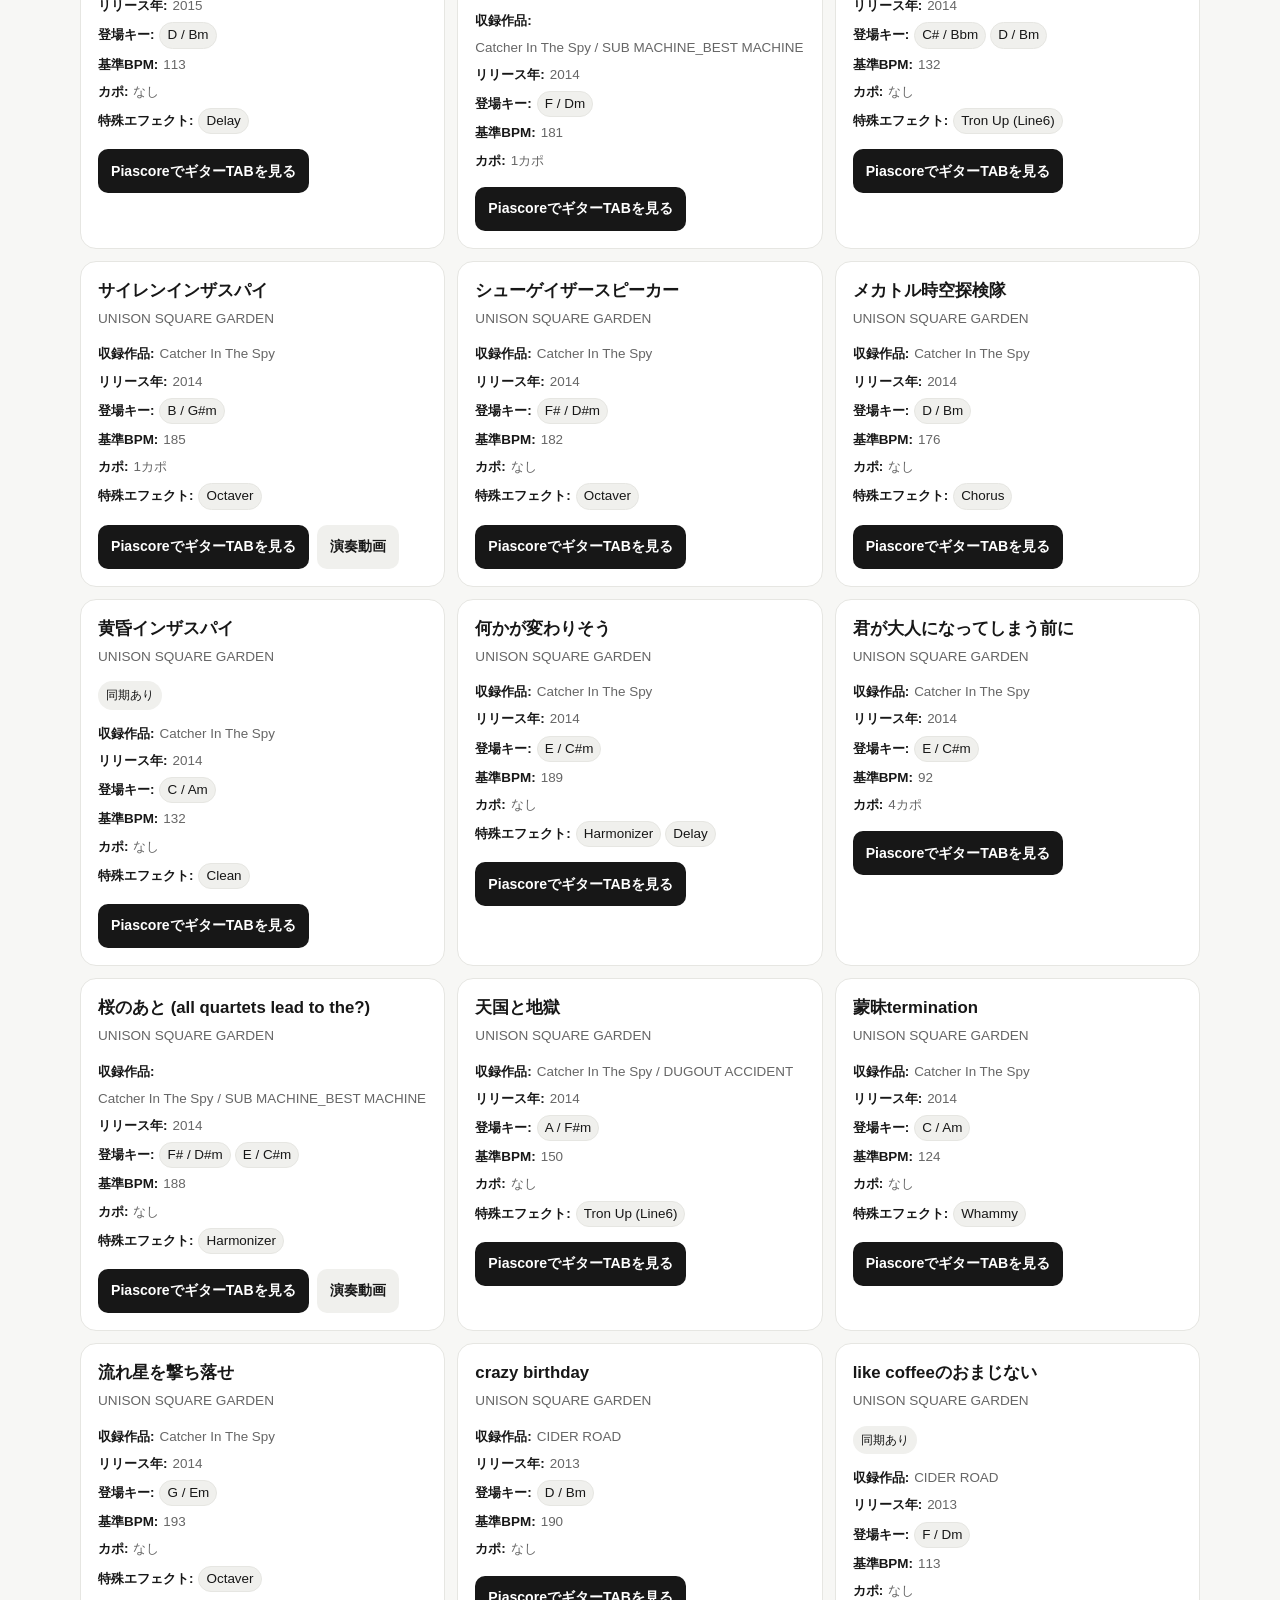
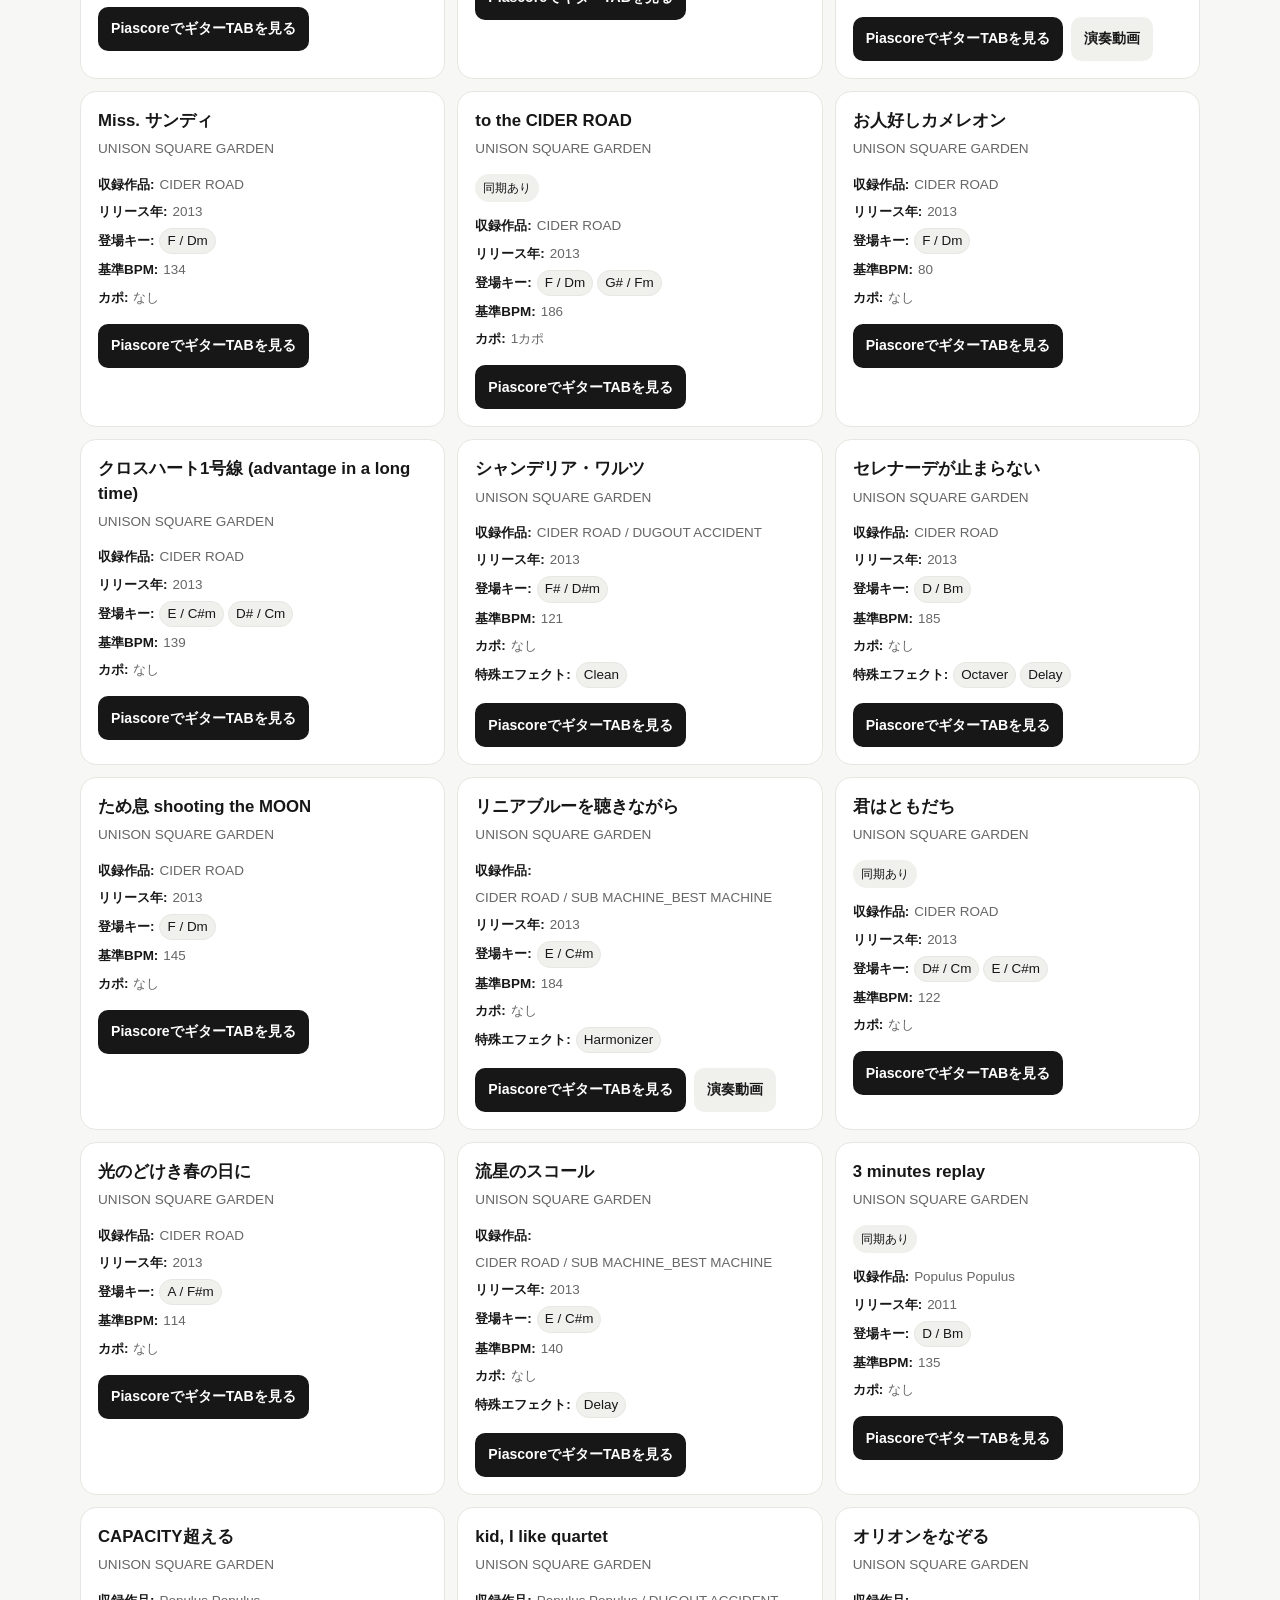
<file: tabs/unison/index.html>
<!doctype html>
<html lang="ja">
<head>
  <meta charset="utf-8">
  <meta http-equiv="Content-Security-Policy" content="default-src 'none'; script-src 'self'; style-src 'self'; img-src 'self'; connect-src 'self'; font-src 'self'; object-src 'none'; base-uri 'none'; form-action 'none'; upgrade-insecure-requests">
  <meta name="viewport" content="width=device-width, initial-scale=1">
  <meta name="description" content="UNISON SQUARE GARDENの曲名・収録作品・キー・BPM・カポ位置を検索できます。販売中のギターTABはPiascoreで確認できます。">
  <link rel="canonical" href="https://hatosan-lab.github.io/music-tab-portal/tabs/unison/">
  <meta property="og:title" content="UNISON SQUARE GARDEN ギターTAB・BPM・キー一覧 | Hatosan Music Lab">
  <meta property="og:description" content="UNISON SQUARE GARDENの曲名・収録作品・キー・BPM・カポ位置を検索できます。販売中のギターTABはPiascoreで確認できます。">
  <meta property="og:url" content="https://hatosan-lab.github.io/music-tab-portal/tabs/unison/">
  <meta property="og:type" content="website">
  <meta property="og:image" content="https://hatosan-lab.github.io/music-tab-portal/assets/ogp.png">
  <meta property="og:image:type" content="image/png">
  <meta property="og:image:width" content="1200">
  <meta property="og:image:height" content="630">
  <meta property="og:image:alt" content="ギターTAB・BPM・キー検索 — UNISON / Aooo 楽曲ポータル | Hatosan Music Lab">
  <meta name="note:card" content="summary_large_image">
  <meta name="twitter:card" content="summary_large_image">
  <meta name="twitter:title" content="UNISON SQUARE GARDEN ギターTAB・BPM・キー一覧 | Hatosan Music Lab">
  <meta name="twitter:description" content="UNISON SQUARE GARDENの曲名・収録作品・キー・BPM・カポ位置を検索できます。販売中のギターTABはPiascoreで確認できます。">
  <meta name="twitter:image" content="https://hatosan-lab.github.io/music-tab-portal/assets/ogp.png">
  <meta name="twitter:image:alt" content="ギターTAB・BPM・キー検索 — UNISON / Aooo 楽曲ポータル | Hatosan Music Lab">
  <title>UNISON SQUARE GARDEN ギターTAB・BPM・キー一覧 | Hatosan Music Lab</title>
  <link rel="stylesheet" href="../../assets/styles.css">
</head>
<body data-data-url="../../data/songs.json" data-capo-url="../../data/unison-capo.json" data-artist="UNISON SQUARE GARDEN">
  <header class="site-header">
    <div class="header-inner">
      <a class="brand" href="../../">Hatosan Music Lab</a>
      <nav class="top-nav" aria-label="メインナビゲーション">
        <a href="../unison/" aria-current="page">UNISON SQUARE GARDEN</a>
        <a href="../aooo/">Aooo</a>
        <a href="https://teal-freighter-656.notion.site/83170d19670b42d9b829fac219ff3265?pvs=105" target="_blank" rel="noopener noreferrer">お問い合わせ</a>
      </nav>
    </div>
  </header>
  <main>
    <section class="hero">
      <p class="eyebrow">ARTIST CATALOG</p>
      <h1>UNISON SQUARE GARDEN</h1>
      <p>曲名・収録作品・キー・BPM・カポ位置から楽曲情報を検索できます。販売中のTABはギターTABで、各曲からPiascoreで確認できます。コピー前の情報確認にも使えます。</p>
    </section>
    <section class="catalog">
      <div class="catalog-heading">
        <h2>楽曲一覧</h2>
        <p id="resultCount" class="result-count" aria-live="polite">読み込み中</p>
      </div>
      <div class="filters" aria-label="楽曲の絞り込み">
        <div class="field">
          <label for="searchInput">検索</label>
          <input id="searchInput" type="search" placeholder="曲名・作品名・キー・BPM" autocomplete="off">
        </div>
        <div class="field">
          <label for="keyFilter">登場キー</label>
          <select id="keyFilter"><option value="">すべて</option></select>
        </div>
        <div class="field">
          <label for="yearFilter">リリース年</label>
          <select id="yearFilter"><option value="">すべて</option></select>
        </div>
        <div class="field">
          <label for="effectFilter">特殊エフェクト</label>
          <select id="effectFilter"><option value="">すべて</option></select>
        </div>
        <div class="field">
          <label for="capoFilter">カポ</label>
          <select id="capoFilter">
            <option value="">すべて</option>
            <option value="yes">カポあり</option>
            <option value="no">カポなし</option>
          </select>
        </div>
        <div class="field">
          <label for="syncFilter">同期音源</label>
          <select id="syncFilter">
            <option value="">すべて</option>
            <option value="yes">あり</option>
            <option value="no">なし</option>
          </select>
        </div>
        <div class="field">
          <label for="sortSelect">並び順</label>
          <select id="sortSelect">
            <option value="year-desc">新しい順</option>
            <option value="title">曲名順</option>
            <option value="bpm">BPM順</option>
          </select>
        </div>
        <div class="checkbox-field">
          <label class="checkbox-label"><input id="tabOnly" type="checkbox">ギターTAB販売中のみ</label>
        </div>
      </div>
      <div id="songGrid" class="song-grid" aria-live="polite"></div>
    </section>
  </main>
  <footer class="site-footer">
    <div class="footer-inner"><a href="../../">全楽曲へ戻る</a> · <a href="../aooo/">Aoooを見る</a></div>
  </footer>
  <script src="../../assets/app.js?v=20261015-security1" defer></script>
</body>
</html>
</file>
<file: assets/styles.css>
:root {
  color-scheme: light;
  --bg: #f7f7f5;
  --surface: #ffffff;
  --text: #171717;
  --muted: #666666;
  --line: #e6e6e2;
  --accent: #171717;
  --soft: #f0f0ed;
  --radius: 16px;
  --shadow: 0 8px 28px rgba(0, 0, 0, 0.05);
}

* { box-sizing: border-box; }

html { scroll-behavior: smooth; }

body {
  margin: 0;
  background: var(--bg);
  color: var(--text);
  font-family: -apple-system, BlinkMacSystemFont, "Segoe UI", "Hiragino Kaku Gothic ProN",
    "Hiragino Sans", "Yu Gothic UI", "Yu Gothic", Meiryo, sans-serif;
  line-height: 1.65;
}

a { color: inherit; }

.site-header {
  border-bottom: 1px solid var(--line);
  background: rgba(255, 255, 255, 0.94);
}

.header-inner,
main,
.footer-inner {
  width: min(1120px, calc(100% - 32px));
  margin: 0 auto;
}

.header-inner {
  min-height: 64px;
  display: flex;
  align-items: center;
  justify-content: space-between;
  gap: 16px;
}

.brand {
  font-weight: 800;
  letter-spacing: 0.02em;
  text-decoration: none;
}

.top-nav {
  display: flex;
  gap: 10px;
  flex-wrap: wrap;
  justify-content: flex-end;
}

.top-nav a {
  color: var(--muted);
  text-decoration: none;
  font-size: 0.9rem;
}

.top-nav a[aria-current="page"] {
  color: var(--text);
  font-weight: 700;
}

main { padding: 34px 0 64px; }

.hero {
  padding: 18px 0 28px;
}

.eyebrow {
  margin: 0 0 8px;
  color: var(--muted);
  font-size: 0.78rem;
  font-weight: 800;
  letter-spacing: 0.12em;
  text-transform: uppercase;
}

h1 {
  margin: 0;
  font-size: clamp(2rem, 8vw, 4.4rem);
  line-height: 1.04;
  letter-spacing: -0.04em;
  overflow-wrap: anywhere;
}

.hero p {
  max-width: 720px;
  margin: 16px 0 0;
  color: var(--muted);
}

.focus-links {
  display: grid;
  gap: 12px;
  margin: 6px 0 30px;
}

.focus-card {
  display: block;
  padding: 20px;
  border: 1px solid var(--line);
  border-radius: var(--radius);
  background: var(--surface);
  box-shadow: var(--shadow);
  text-decoration: none;
}

.focus-card strong {
  display: block;
  margin-bottom: 4px;
  font-size: 1.2rem;
}

.focus-card span {
  color: var(--muted);
  font-size: 0.9rem;
}

.catalog {
  scroll-margin-top: 16px;
}

.catalog-heading {
  display: flex;
  align-items: end;
  justify-content: space-between;
  gap: 16px;
  margin-bottom: 12px;
}

.catalog-heading h2 {
  margin: 0;
  font-size: 1.45rem;
}

.result-count {
  margin: 0;
  color: var(--muted);
  font-size: 0.9rem;
  white-space: nowrap;
}

.filters {
  display: grid;
  gap: 10px;
  padding: 14px;
  border: 1px solid var(--line);
  border-radius: var(--radius);
  background: var(--surface);
  box-shadow: var(--shadow);
}

.field label,
.checkbox-label {
  display: block;
  margin-bottom: 5px;
  color: var(--muted);
  font-size: 0.8rem;
  font-weight: 700;
}

input[type="search"],
select {
  width: 100%;
  min-height: 44px;
  padding: 9px 12px;
  border: 1px solid #d6d6d1;
  border-radius: 10px;
  background: #fff;
  color: var(--text);
  font: inherit;
}

input:focus,
select:focus,
a:focus-visible {
  outline: 3px solid rgba(23, 23, 23, 0.18);
  outline-offset: 2px;
}

.checkbox-field {
  min-height: 44px;
  display: flex;
  align-items: center;
}

.checkbox-label {
  display: flex;
  align-items: center;
  gap: 8px;
  margin: 0;
  color: var(--text);
}

.checkbox-label input {
  width: 18px;
  height: 18px;
}

.song-grid {
  display: grid;
  gap: 12px;
  margin-top: 14px;
}

.song-card {
  min-width: 0;
  padding: 17px;
  border: 1px solid var(--line);
  border-radius: var(--radius);
  background: var(--surface);
}

.song-card h3 {
  margin: 0;
  font-size: 1.05rem;
  line-height: 1.45;
  overflow-wrap: anywhere;
}

.artist {
  margin: 5px 0 0;
  color: var(--muted);
  font-size: 0.85rem;
}

.meta {
  display: flex;
  flex-wrap: wrap;
  gap: 6px;
  margin: 13px 0 0;
  padding: 0;
  list-style: none;
}

.meta li {
  padding: 4px 8px;
  border-radius: 999px;
  background: var(--soft);
  font-size: 0.78rem;
}

.detail-list {
  display: grid;
  gap: 5px;
  margin: 13px 0 0;
  color: var(--muted);
  font-size: 0.84rem;
}

.detail-list div {
  overflow-wrap: anywhere;
}

.detail-list strong {
  color: var(--text);
  font-weight: 700;
}

.detail-row {
  display: flex;
  flex-wrap: wrap;
  align-items: baseline;
  gap: 5px;
}

.key-chips {
  display: inline-flex;
  flex-wrap: wrap;
  gap: 4px;
}

.key-chip {
  display: inline-block;
  padding: 1px 7px;
  border: 1px solid var(--line);
  border-radius: 999px;
  background: var(--soft);
  color: var(--text);
  white-space: nowrap;
}

.actions {
  display: flex;
  flex-wrap: wrap;
  gap: 8px;
  margin-top: 15px;
}

.button {
  min-height: 44px;
  display: inline-flex;
  align-items: center;
  justify-content: center;
  padding: 9px 13px;
  border-radius: 10px;
  background: var(--accent);
  color: #fff;
  text-decoration: none;
  font-size: 0.88rem;
  font-weight: 750;
}

.button.secondary {
  background: var(--soft);
  color: var(--text);
}

.empty,
.error {
  margin-top: 14px;
  padding: 18px;
  border: 1px solid var(--line);
  border-radius: var(--radius);
  background: var(--surface);
  color: var(--muted);
}


.site-footer {
  border-top: 1px solid var(--line);
  background: var(--surface);
}

.footer-inner {
  padding: 24px 0;
  color: var(--muted);
  font-size: 0.8rem;
}

@media (min-width: 700px) {
  .focus-links { grid-template-columns: repeat(2, minmax(0, 1fr)); }
  .filters { grid-template-columns: minmax(240px, 2fr) repeat(3, minmax(130px, 1fr)); align-items: end; }
  .song-grid { grid-template-columns: repeat(2, minmax(0, 1fr)); }
}

@media (min-width: 1040px) {
  .song-grid { grid-template-columns: repeat(3, minmax(0, 1fr)); }
}

@media (prefers-reduced-motion: reduce) {
  html { scroll-behavior: auto; }
}
</file>
